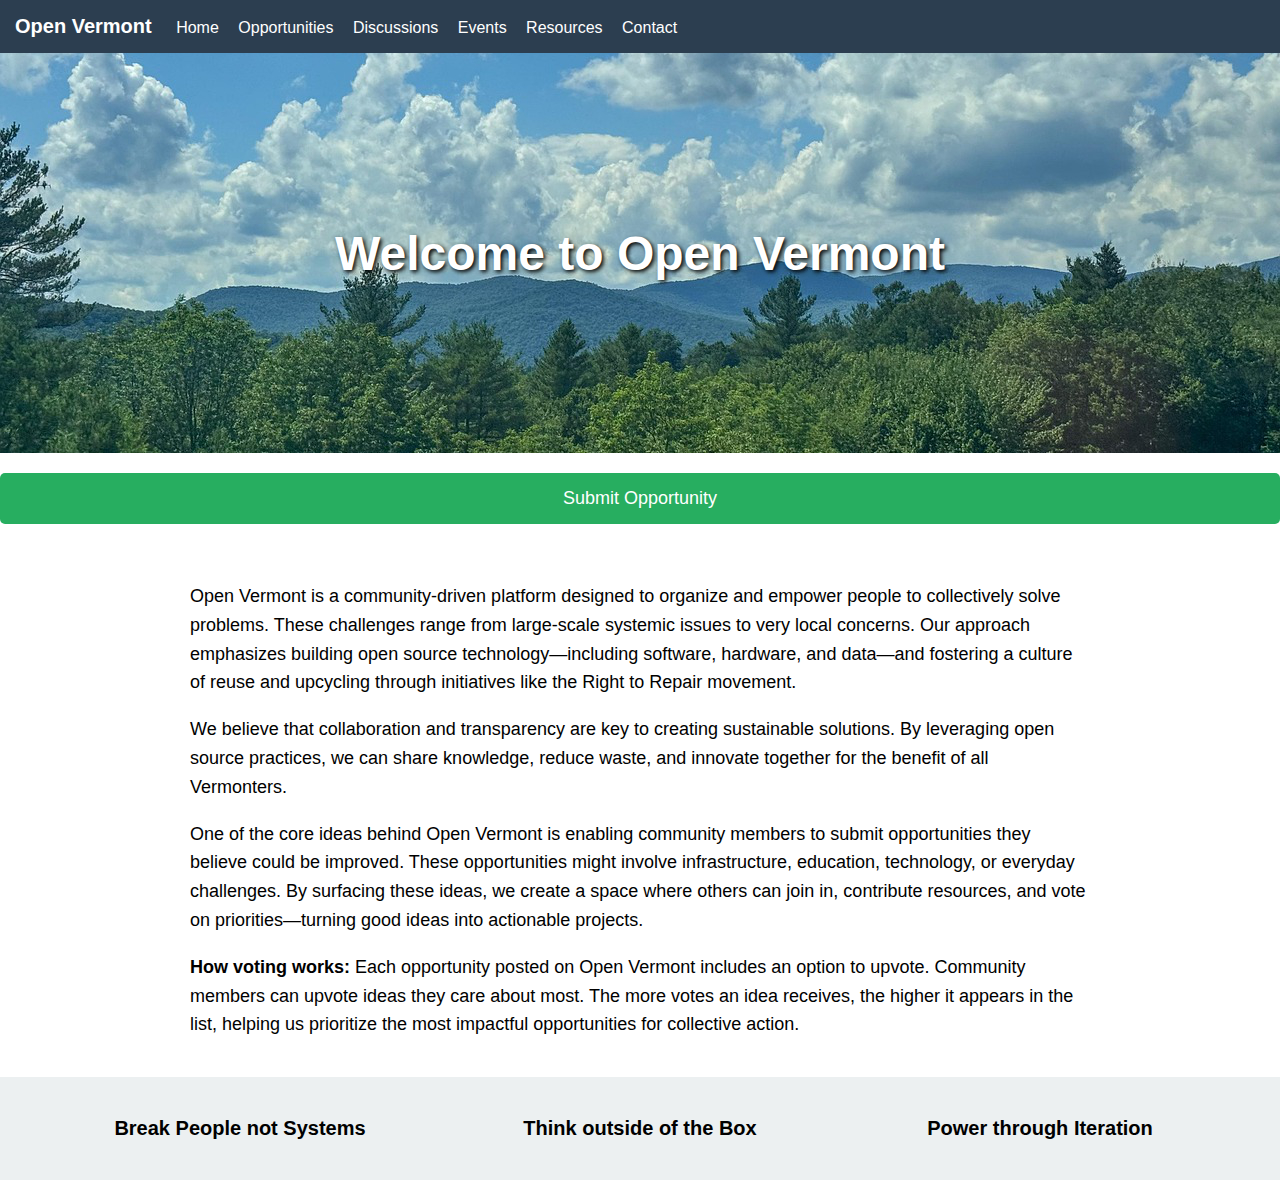
<file: index.html>
<!DOCTYPE html>
<html>
<head>
    <title>Open Vermont</title>
    <link rel="stylesheet" href="styles.css">
</head>
<body>
    
<nav>
    <a href="index.html">Open Vermont</a>
    <a href="index.html">Home</a>
    <a href="opportunities.html">Opportunities</a>
    <a href="discussions.html">Discussions</a>
    <a href="events.html">Events</a>
    <a href="resources.html">Resources</a>
    <a href="contact.html">Contact</a>
</nav>

    <div class="hero" style="background-image: url('img/hero.jpg');">Welcome to Open Vermont</div>
    <a href="opportunities.html" class="submit-btn">Submit Opportunity</a>

    <div class="container" style="max-width:900px; margin:auto; font-size:18px; line-height:1.6;">
        <p>Open Vermont is a community-driven platform designed to organize and empower people to collectively solve problems. These challenges range from large-scale systemic issues to very local concerns. Our approach emphasizes building open source technology—including software, hardware, and data—and fostering a culture of reuse and upcycling through initiatives like the Right to Repair movement.</p>

        <p>We believe that collaboration and transparency are key to creating sustainable solutions. By leveraging open source practices, we can share knowledge, reduce waste, and innovate together for the benefit of all Vermonters.</p>

        <p>One of the core ideas behind Open Vermont is enabling community members to submit opportunities they believe could be improved. These opportunities might involve infrastructure, education, technology, or everyday challenges. By surfacing these ideas, we create a space where others can join in, contribute resources, and vote on priorities—turning good ideas into actionable projects.</p>

        <p><strong>How voting works:</strong> Each opportunity posted on Open Vermont includes an option to upvote. Community members can upvote ideas they care about most. The more votes an idea receives, the higher it appears in the list, helping us prioritize the most impactful opportunities for collective action.</p>
    </div>

    <div class="pillars">
        <div class="pillar">Break People not Systems</div>
        <div class="pillar">Think outside of the Box</div>
        <div class="pillar">Power through Iteration</div>
    </div>
</body>
</html>
</file>
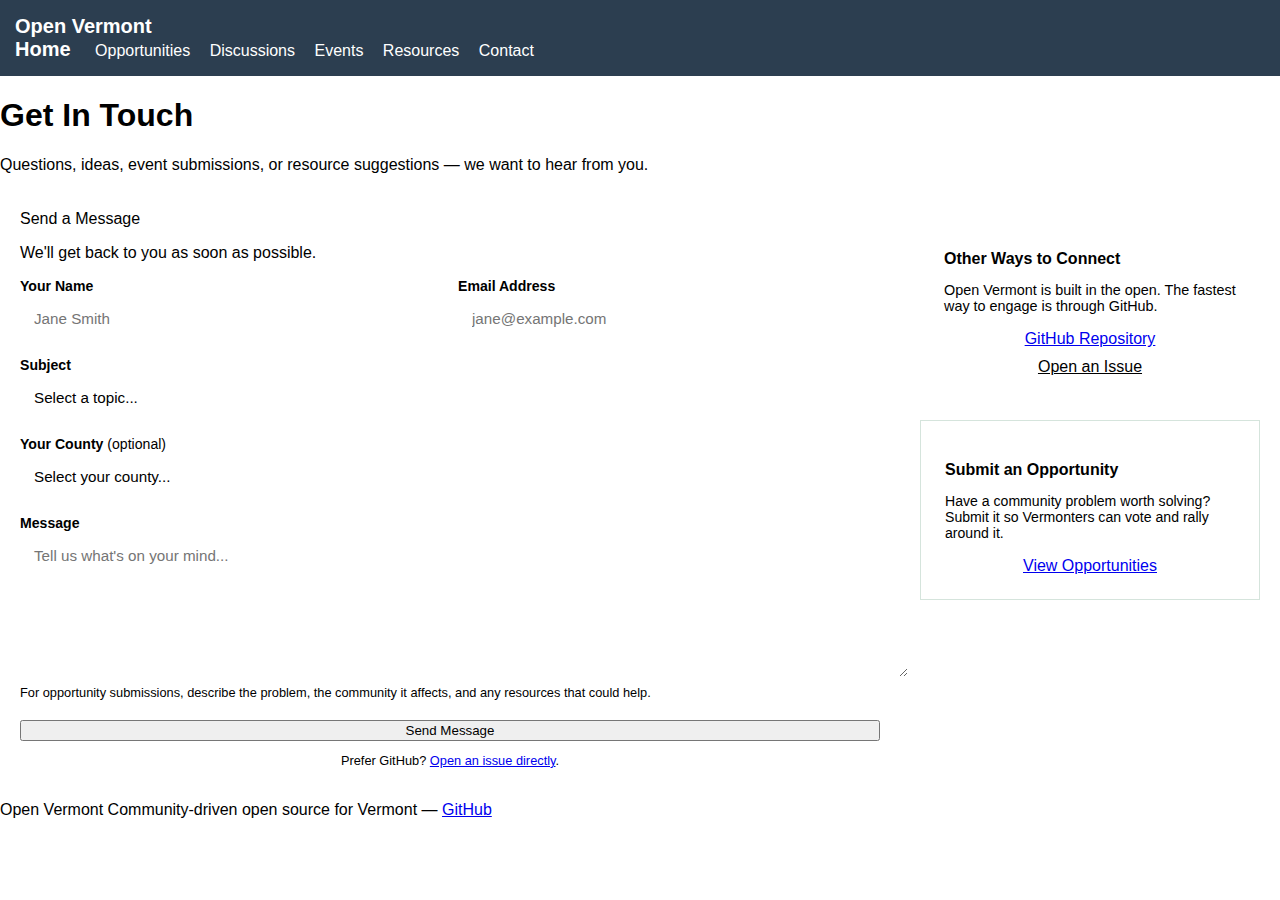
<file: contact.html>
<!DOCTYPE html>
<html lang="en">
<head>
  <meta charset="UTF-8">
  <meta name="viewport" content="width=device-width, initial-scale=1.0">
  <title>Contact — Open Vermont</title>
  <meta name="description" content="Get in touch with the Open Vermont community or submit an opportunity, event, or resource suggestion.">
  <meta property="og:title" content="Contact — Open Vermont">
  <meta property="og:description" content="Get in touch with the Open Vermont community.">
  <meta property="og:image" content="img/hero.jpg">
  <meta property="og:type" content="website">
  <meta name="twitter:card" content="summary_large_image">
  <link rel="stylesheet" href="styles.css">
  <style>
    .form-group { margin-bottom: 20px; }
    .form-group label {
      display: block;
      font-size: .88rem;
      font-weight: 600;
      color: var(--navy);
      margin-bottom: 6px;
    }
    .form-group input,
    .form-group select,
    .form-group textarea {
      width: 100%;
      padding: 10px 14px;
      border: 1.5px solid var(--border);
      border-radius: var(--radius-md);
      font-family: var(--font-sans);
      font-size: .95rem;
      color: var(--navy);
      background: var(--white);
      transition: border-color .15s, box-shadow .15s;
      appearance: none;
    }
    .form-group input:focus,
    .form-group select:focus,
    .form-group textarea:focus {
      outline: none;
      border-color: var(--green-mid);
      box-shadow: 0 0 0 3px rgba(45,122,79,.15);
    }
    .form-group textarea { resize: vertical; min-height: 120px; }
    .form-note {
      font-size: .8rem;
      color: var(--slate);
      margin-top: 4px;
    }
    .form-row {
      display: grid;
      grid-template-columns: 1fr 1fr;
      gap: 16px;
    }
    @media (max-width: 540px) { .form-row { grid-template-columns: 1fr; } }
  </style>
</head>
<body>

<nav>
  <a href="index.html" class="brand">Open Vermont</a>
  <div class="nav-links">
    <a href="index.html">Home</a>
    <a href="opportunities.html">Opportunities</a>
    <a href="discussions.html">Discussions</a>
    <a href="events.html">Events</a>
    <a href="resources.html">Resources</a>
    <a href="contact.html" class="active">Contact</a>
  </div>
</nav>

<div class="page-header">
  <h1>Get In Touch</h1>
  <p>Questions, ideas, event submissions, or resource suggestions — we want to hear from you.</p>
</div>

<div class="container">

  <div style="display:grid; grid-template-columns:1fr 340px; gap:40px; align-items:start;">

    <!-- Contact Form -->
    <div>
      <div class="section-title" style="margin-bottom:6px;">Send a Message</div>
      <p class="section-subtitle">We'll get back to you as soon as possible.</p>

      <!-- Replace YOUR_FORM_ID with your Formspree form ID, or use Netlify Forms / similar -->
      <form action="https://formspree.io/f/YOUR_FORM_ID" method="POST">

        <div class="form-row">
          <div class="form-group">
            <label for="name">Your Name</label>
            <input type="text" id="name" name="name" placeholder="Jane Smith" required>
          </div>
          <div class="form-group">
            <label for="email">Email Address</label>
            <input type="email" id="email" name="email" placeholder="jane@example.com" required>
          </div>
        </div>

        <div class="form-group">
          <label for="subject">Subject</label>
          <select id="subject" name="subject">
            <option value="">Select a topic...</option>
            <option value="opportunity">Submit an Opportunity</option>
            <option value="event">Submit an Event</option>
            <option value="resource">Suggest a Resource</option>
            <option value="general">General Question</option>
            <option value="collaboration">Collaboration / Partnership</option>
          </select>
        </div>

        <div class="form-group">
          <label for="county">Your County <span style="font-weight:400; color:var(--slate);">(optional)</span></label>
          <select id="county" name="county">
            <option value="">Select your county...</option>
            <option>Addison</option>
            <option>Bennington</option>
            <option>Caledonia</option>
            <option>Chittenden</option>
            <option>Essex</option>
            <option>Franklin</option>
            <option>Grand Isle</option>
            <option>Lamoille</option>
            <option>Orange</option>
            <option>Orleans</option>
            <option>Rutland</option>
            <option>Washington</option>
            <option>Windham</option>
            <option>Windsor</option>
            <option>Outside Vermont</option>
          </select>
        </div>

        <div class="form-group">
          <label for="message">Message</label>
          <textarea id="message" name="message" placeholder="Tell us what's on your mind..." required></textarea>
          <p class="form-note">For opportunity submissions, describe the problem, the community it affects, and any resources that could help.</p>
        </div>

        <button type="submit" class="btn btn-primary" style="width:100%;">Send Message</button>
        <p class="form-note" style="text-align:center; margin-top:12px;">
          Prefer GitHub? <a href="https://github.com/VERSO-UVM/Open-Vermont/issues/new">Open an issue directly</a>.
        </p>

      </form>
    </div>

    <!-- Sidebar -->
    <div>
      <div style="background:var(--white); border:1px solid var(--border); border-radius:var(--radius-lg); padding:24px; box-shadow:var(--shadow-sm); margin-bottom:20px;">
        <h3 style="font-size:1rem; margin-bottom:12px; color:var(--green-dark);">Other Ways to Connect</h3>
        <p style="font-size:.9rem; color:var(--slate); margin-bottom:16px;">Open Vermont is built in the open. The fastest way to engage is through GitHub.</p>
        <a href="https://github.com/VERSO-UVM/Open-Vermont" class="btn btn-primary" style="display:block; width:100%; text-align:center; margin-bottom:10px;">GitHub Repository</a>
        <a href="https://github.com/VERSO-UVM/Open-Vermont/issues/new" class="btn btn-outline" style="display:block; width:100%; text-align:center; color:var(--green-mid); border-color:var(--green-mid);">Open an Issue</a>
      </div>

      <div style="background:var(--green-pale); border:1px solid rgba(45,122,79,.2); border-radius:var(--radius-lg); padding:24px;">
        <h3 style="font-size:1rem; margin-bottom:8px; color:var(--green-dark);">Submit an Opportunity</h3>
        <p style="font-size:.88rem; color:var(--slate); margin-bottom:16px;">Have a community problem worth solving? Submit it so Vermonters can vote and rally around it.</p>
        <a href="opportunities.html" class="btn btn-primary" style="display:block; width:100%; text-align:center;">View Opportunities</a>
      </div>
    </div>

  </div>

</div>

<footer>
  <span class="footer-brand">Open Vermont</span>
  Community-driven open source for Vermont &mdash; <a href="https://github.com/VERSO-UVM/Open-Vermont">GitHub</a>
</footer>

</body>
</html>
</file>
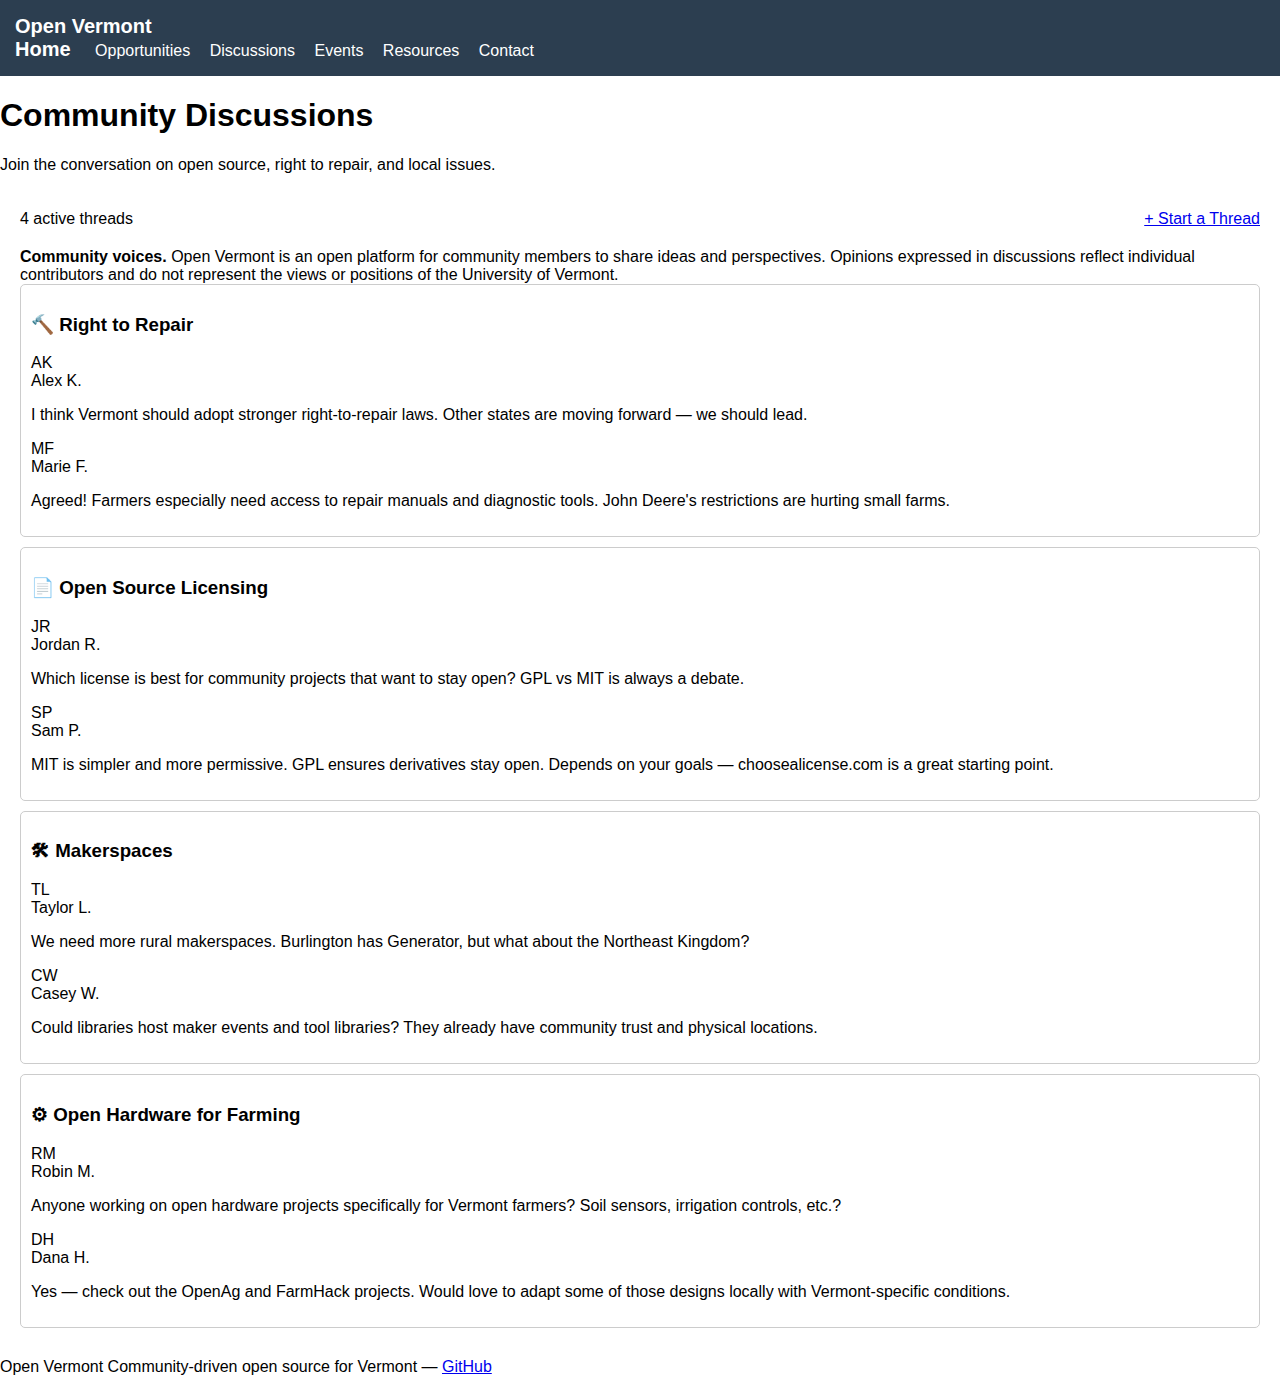
<file: discussions.html>
<!DOCTYPE html>
<html lang="en">
<head>
  <meta charset="UTF-8">
  <meta name="viewport" content="width=device-width, initial-scale=1.0">
  <title>Discussions — Open Vermont</title>
  <meta name="description" content="Join community discussions on right to repair, open source licensing, makerspaces, and Vermont open hardware.">
  <meta property="og:title" content="Discussions — Open Vermont">
  <meta property="og:description" content="Join the conversation on open source, right to repair, and local Vermont issues.">
  <meta property="og:image" content="img/hero.jpg">
  <meta property="og:type" content="website">
  <meta name="twitter:card" content="summary_large_image">
  <link rel="stylesheet" href="styles.css">
</head>
<body>

<nav>
  <a href="index.html" class="brand">Open Vermont</a>
  <div class="nav-links">
    <a href="index.html">Home</a>
    <a href="opportunities.html">Opportunities</a>
    <a href="discussions.html" class="active">Discussions</a>
    <a href="events.html">Events</a>
    <a href="resources.html">Resources</a>
    <a href="contact.html">Contact</a>
  </div>
</nav>

<div class="page-header">
  <h1>Community Discussions</h1>
  <p>Join the conversation on open source, right to repair, and local issues.</p>
</div>

<div class="container">

  <div style="display:flex; justify-content:space-between; align-items:center; margin-bottom:20px; flex-wrap:wrap; gap:12px;">
    <div class="section-subtitle" style="margin:0;">4 active threads</div>
    <a href="https://github.com/VERSO-UVM/Open-Vermont/discussions/new" class="btn btn-primary">+ Start a Thread</a>
  </div>

  <div class="notice">
    <strong>Community voices.</strong> Open Vermont is an open platform for community members to share ideas and perspectives. Opinions expressed in discussions reflect individual contributors and do not represent the views or positions of the University of Vermont.
  </div>

  <div class="discussion-thread">
    <h3>&#128296; Right to Repair</h3>
    <div class="message">
      <div class="avatar">AK</div>
      <div class="message-body">
        <div class="author">Alex K.</div>
        <p>I think Vermont should adopt stronger right-to-repair laws. Other states are moving forward — we should lead.</p>
      </div>
    </div>
    <div class="message">
      <div class="avatar" style="background:var(--gold);">MF</div>
      <div class="message-body">
        <div class="author">Marie F.</div>
        <p>Agreed! Farmers especially need access to repair manuals and diagnostic tools. John Deere's restrictions are hurting small farms.</p>
      </div>
    </div>
  </div>

  <div class="discussion-thread">
    <h3>&#128196; Open Source Licensing</h3>
    <div class="message">
      <div class="avatar">JR</div>
      <div class="message-body">
        <div class="author">Jordan R.</div>
        <p>Which license is best for community projects that want to stay open? GPL vs MIT is always a debate.</p>
      </div>
    </div>
    <div class="message">
      <div class="avatar" style="background:var(--navy);">SP</div>
      <div class="message-body">
        <div class="author">Sam P.</div>
        <p>MIT is simpler and more permissive. GPL ensures derivatives stay open. Depends on your goals — choosealicense.com is a great starting point.</p>
      </div>
    </div>
  </div>

  <div class="discussion-thread">
    <h3>&#128736; Makerspaces</h3>
    <div class="message">
      <div class="avatar">TL</div>
      <div class="message-body">
        <div class="author">Taylor L.</div>
        <p>We need more rural makerspaces. Burlington has Generator, but what about the Northeast Kingdom?</p>
      </div>
    </div>
    <div class="message">
      <div class="avatar" style="background:var(--gold);">CW</div>
      <div class="message-body">
        <div class="author">Casey W.</div>
        <p>Could libraries host maker events and tool libraries? They already have community trust and physical locations.</p>
      </div>
    </div>
  </div>

  <div class="discussion-thread">
    <h3>&#9881; Open Hardware for Farming</h3>
    <div class="message">
      <div class="avatar">RM</div>
      <div class="message-body">
        <div class="author">Robin M.</div>
        <p>Anyone working on open hardware projects specifically for Vermont farmers? Soil sensors, irrigation controls, etc.?</p>
      </div>
    </div>
    <div class="message">
      <div class="avatar" style="background:var(--green-mid);">DH</div>
      <div class="message-body">
        <div class="author">Dana H.</div>
        <p>Yes — check out the OpenAg and FarmHack projects. Would love to adapt some of those designs locally with Vermont-specific conditions.</p>
      </div>
    </div>
  </div>

</div>

<footer>
  <span class="footer-brand">Open Vermont</span>
  Community-driven open source for Vermont &mdash; <a href="https://github.com/VERSO-UVM/Open-Vermont">GitHub</a>
</footer>

</body>
</html>
</file>
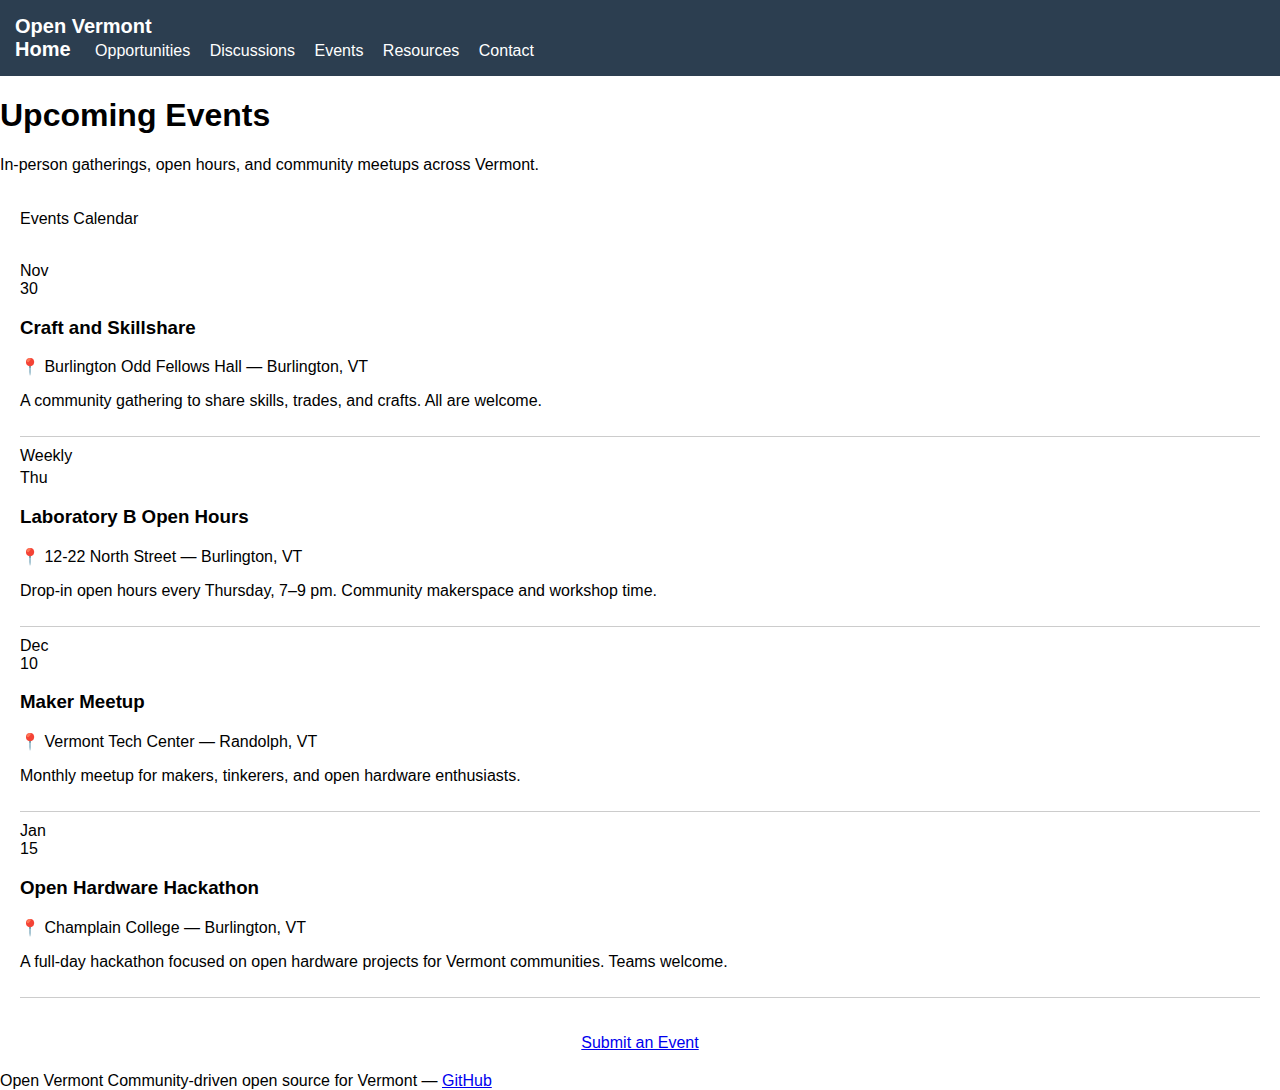
<file: events.html>
<!DOCTYPE html>
<html lang="en">
<head>
  <meta charset="UTF-8">
  <meta name="viewport" content="width=device-width, initial-scale=1.0">
  <title>Events — Open Vermont</title>
  <meta name="description" content="Upcoming Vermont community events — craft and skillshares, open makerspace hours, maker meetups, and hackathons.">
  <meta property="og:title" content="Events — Open Vermont">
  <meta property="og:description" content="In-person gatherings, open hours, and community meetups across Vermont.">
  <meta property="og:image" content="img/hero.jpg">
  <meta property="og:type" content="website">
  <meta name="twitter:card" content="summary_large_image">
  <link rel="stylesheet" href="styles.css">
</head>
<body>

<nav>
  <a href="index.html" class="brand">Open Vermont</a>
  <div class="nav-links">
    <a href="index.html">Home</a>
    <a href="opportunities.html">Opportunities</a>
    <a href="discussions.html">Discussions</a>
    <a href="events.html" class="active">Events</a>
    <a href="resources.html">Resources</a>
    <a href="contact.html">Contact</a>
  </div>
</nav>

<div class="page-header">
  <h1>Upcoming Events</h1>
  <p>In-person gatherings, open hours, and community meetups across Vermont.</p>
</div>

<div class="container">

  <div class="section-title" style="margin-bottom:24px;">Events Calendar</div>

  <div class="event">
    <div class="event-date-badge">
      <div class="month">Nov</div>
      <div class="day">30</div>
    </div>
    <div class="event-body">
      <h3>Craft and Skillshare</h3>
      <p>&#128205; Burlington Odd Fellows Hall &mdash; Burlington, VT</p>
      <p>A community gathering to share skills, trades, and crafts. All are welcome.</p>
    </div>
  </div>

  <div class="event">
    <div class="event-date-badge" style="background:var(--green-mid);">
      <div class="month">Weekly</div>
      <div class="day" style="font-size:1rem; padding-top:4px;">Thu</div>
    </div>
    <div class="event-body">
      <h3>Laboratory B Open Hours</h3>
      <p>&#128205; 12-22 North Street &mdash; Burlington, VT</p>
      <p>Drop-in open hours every Thursday, 7&ndash;9 pm. Community makerspace and workshop time.</p>
    </div>
  </div>

  <div class="event">
    <div class="event-date-badge">
      <div class="month">Dec</div>
      <div class="day">10</div>
    </div>
    <div class="event-body">
      <h3>Maker Meetup</h3>
      <p>&#128205; Vermont Tech Center &mdash; Randolph, VT</p>
      <p>Monthly meetup for makers, tinkerers, and open hardware enthusiasts.</p>
    </div>
  </div>

  <div class="event">
    <div class="event-date-badge">
      <div class="month">Jan</div>
      <div class="day">15</div>
    </div>
    <div class="event-body">
      <h3>Open Hardware Hackathon</h3>
      <p>&#128205; Champlain College &mdash; Burlington, VT</p>
      <p>A full-day hackathon focused on open hardware projects for Vermont communities. Teams welcome.</p>
    </div>
  </div>

  <div style="text-align:center; margin-top:36px;">
    <a href="contact.html?subject=event" class="btn btn-primary">Submit an Event</a>
  </div>

</div>

<footer>
  <span class="footer-brand">Open Vermont</span>
  Community-driven open source for Vermont &mdash; <a href="https://github.com/VERSO-UVM/Open-Vermont">GitHub</a>
</footer>

</body>
</html>
</file>
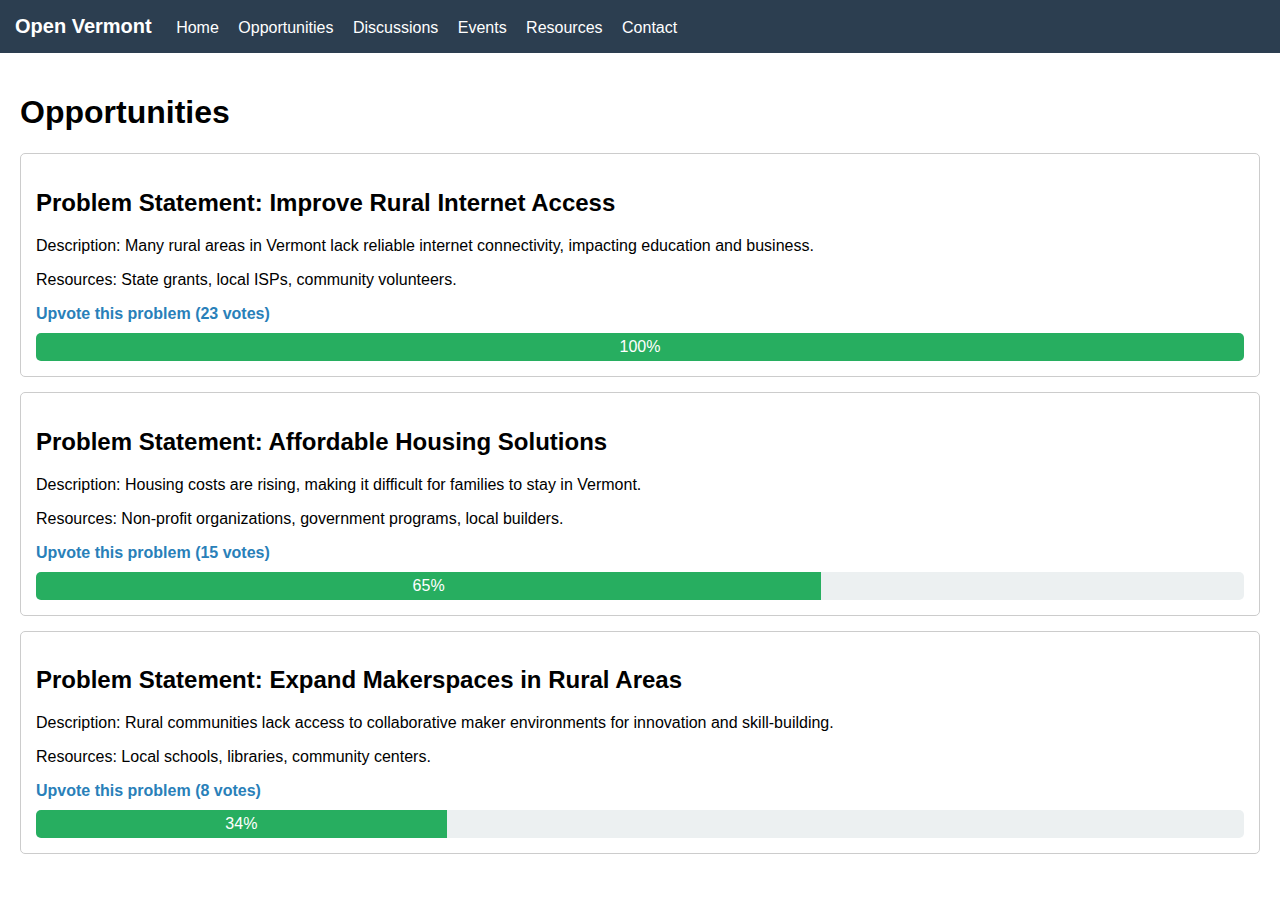
<file: opportunities.html>
<!DOCTYPE html>
<html>
<head>
    <title>Opportunities - Open Vermont</title>
    <link rel='stylesheet' href='styles.css'>
</head>
<body>
    
<nav>
    <a href="index.html">Open Vermont</a>
    <a href="index.html">Home</a>
    <a href="opportunities.html">Opportunities</a>
    <a href="discussions.html">Discussions</a>
    <a href="events.html">Events</a>
    <a href="resources.html">Resources</a>
    <a href="contact.html">Contact</a>
</nav>

    <div class='container'>
        <h1>Opportunities</h1>
        
    <div class='problem'>
        <h2>Problem Statement: Improve Rural Internet Access</h2>
        <p>Description: Many rural areas in Vermont lack reliable internet connectivity, impacting education and business.</p>
        <p>Resources: State grants, local ISPs, community volunteers.</p>
        <a href='#' class='vote-link'>Upvote this problem (23 votes)</a>
        <div style='background:#ecf0f1; border-radius:5px; overflow:hidden; margin-top:10px;'>
            <div style='width:100%; background:#27ae60; color:white; text-align:center; padding:5px 0;'>100%</div>
        </div>
    </div>
    
    <div class='problem'>
        <h2>Problem Statement: Affordable Housing Solutions</h2>
        <p>Description: Housing costs are rising, making it difficult for families to stay in Vermont.</p>
        <p>Resources: Non-profit organizations, government programs, local builders.</p>
        <a href='#' class='vote-link'>Upvote this problem (15 votes)</a>
        <div style='background:#ecf0f1; border-radius:5px; overflow:hidden; margin-top:10px;'>
            <div style='width:65%; background:#27ae60; color:white; text-align:center; padding:5px 0;'>65%</div>
        </div>
    </div>
    
    <div class='problem'>
        <h2>Problem Statement: Expand Makerspaces in Rural Areas</h2>
        <p>Description: Rural communities lack access to collaborative maker environments for innovation and skill-building.</p>
        <p>Resources: Local schools, libraries, community centers.</p>
        <a href='#' class='vote-link'>Upvote this problem (8 votes)</a>
        <div style='background:#ecf0f1; border-radius:5px; overflow:hidden; margin-top:10px;'>
            <div style='width:34%; background:#27ae60; color:white; text-align:center; padding:5px 0;'>34%</div>
        </div>
    </div>
    
    </div>
</body>
</html>
</file>
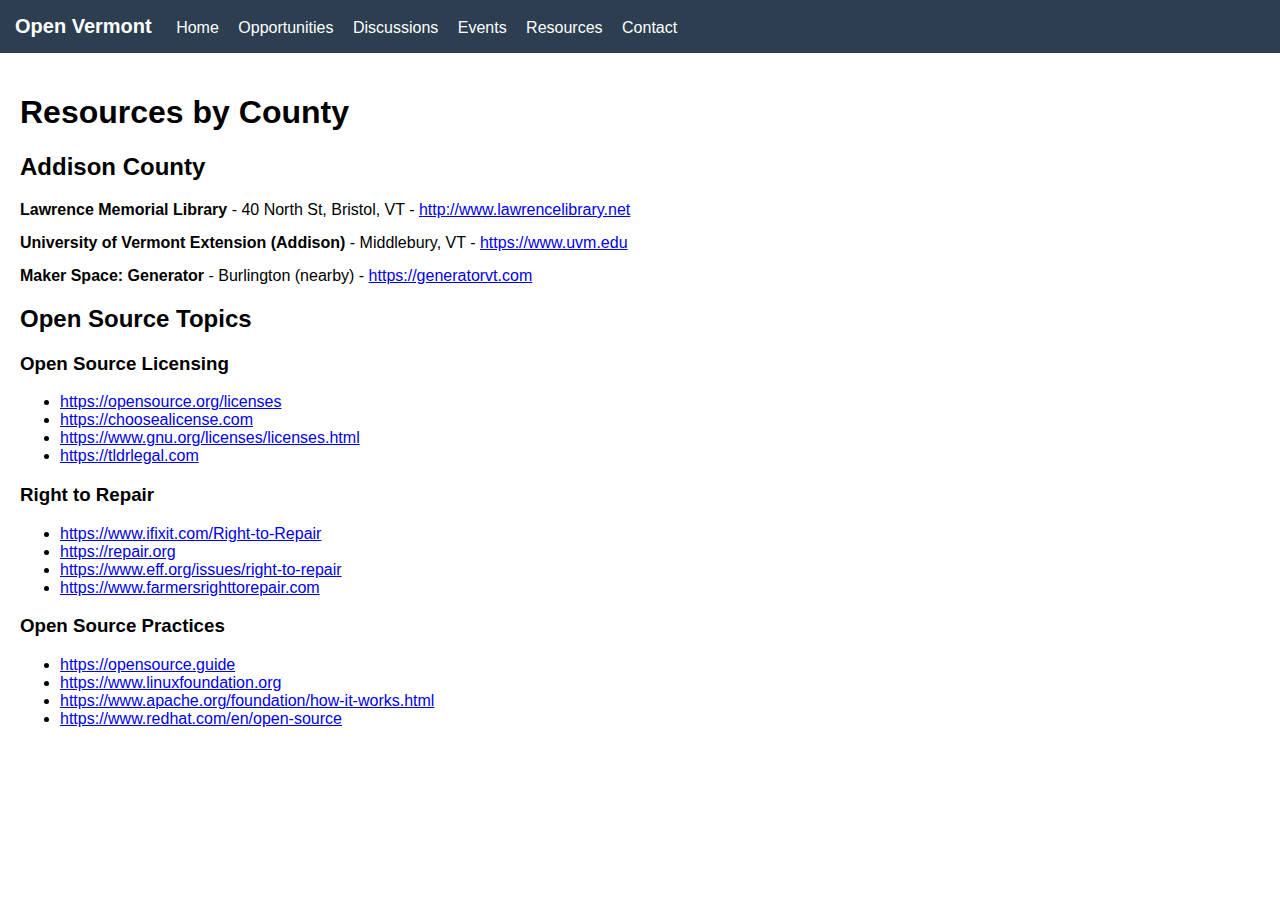
<file: resources.html>
<!DOCTYPE html>
<html>
<head>
    <title>Resources - Open Vermont</title>
    <link rel="stylesheet" href="styles.css">
</head>
<body>
    
<nav>
    <a href="index.html">Open Vermont</a>
    <a href="index.html">Home</a>
    <a href="opportunities.html">Opportunities</a>
    <a href="discussions.html">Discussions</a>
    <a href="events.html">Events</a>
    <a href="resources.html">Resources</a>
    <a href="contact.html">Contact</a>
</nav>

    <div class="container">
        <h1>Resources by County</h1>
        <h2>Addison County</h2>
        <div class="resource-item"><strong>Lawrence Memorial Library</strong> - 40 North St, Bristol, VT - <a href="http://www.lawrencelibrary.net">http://www.lawrencelibrary.net</a></div>
        <div class="resource-item"><strong>University of Vermont Extension (Addison)</strong> - Middlebury, VT - <a href="https://www.uvm.edu">https://www.uvm.edu</a></div>
        <div class="resource-item"><strong>Maker Space: Generator</strong> - Burlington (nearby) - <a href="https://generatorvt.com">https://generatorvt.com</a></div>

        <h2>Open Source Topics</h2>
        <h3>Open Source Licensing</h3>
        <ul>
            <li><a href="https://opensource.org/licenses">https://opensource.org/licenses</a></li>
            <li><a href="https://choosealicense.com">https://choosealicense.com</a></li>
            <li><a href="https://www.gnu.org/licenses/licenses.html">https://www.gnu.org/licenses/licenses.html</a></li>
            <li><a href="https://tldrlegal.com">https://tldrlegal.com</a></li>
        </ul>
        <h3>Right to Repair</h3>
        <ul>
            <li><a href="https://www.ifixit.com/Right-to-Repair">https://www.ifixit.com/Right-to-Repair</a></li>
            <li><a href="https://repair.org">https://repair.org</a></li>
            <li><a href="https://www.eff.org/issues/right-to-repair">https://www.eff.org/issues/right-to-repair</a></li>
            <li><a href="https://www.farmersrighttorepair.com">https://www.farmersrighttorepair.com</a></li>
        </ul>
        <h3>Open Source Practices</h3>
        <ul>
            <li><a href="https://opensource.guide">https://opensource.guide</a></li>
            <li><a href="https://www.linuxfoundation.org">https://www.linuxfoundation.org</a></li>
            <li><a href="https://www.apache.org/foundation/how-it-works.html">https://www.apache.org/foundation/how-it-works.html</a></li>
            <li><a href="https://www.redhat.com/en/open-source">https://www.redhat.com/en/open-source</a></li>
        </ul>
    </div>
</body>
</html>
</file>
<file: styles.css>
body { font-family: Arial, sans-serif; margin:0; padding:0; }
nav { background-color:#2c3e50; padding:15px; }
nav a { color:white; margin-right:15px; text-decoration:none; }
nav a:first-child { font-weight:bold; font-size:20px; margin-right:20px; }
.hero { height: 400px; background-size: cover; display:flex; align-items:center; justify-content:center; color:white; font-size:48px; font-weight:bold; text-shadow:2px 2px 4px #000; }
.pillars { display:flex; justify-content:space-around; padding:40px; background:#ecf0f1; }
.pillar { width:30%; text-align:center; font-size:20px; font-weight:bold; }
.submit-btn { display:block; margin:20px auto; padding:15px 30px; background:#27ae60; color:white; font-size:18px; text-decoration:none; border-radius:5px; text-align:center; }
.container { padding:20px; }
.problem { border:1px solid #ccc; padding:15px; margin-bottom:15px; border-radius:5px; }
.vote-link { color:#2980b9; text-decoration:none; font-weight:bold; }
.event { border-bottom:1px solid #ccc; padding:10px 0; }
.resource-item { margin-bottom:15px; }
.discussion-thread { border:1px solid #ccc; padding:10px; margin-bottom:10px; border-radius:5px; }
</file>
